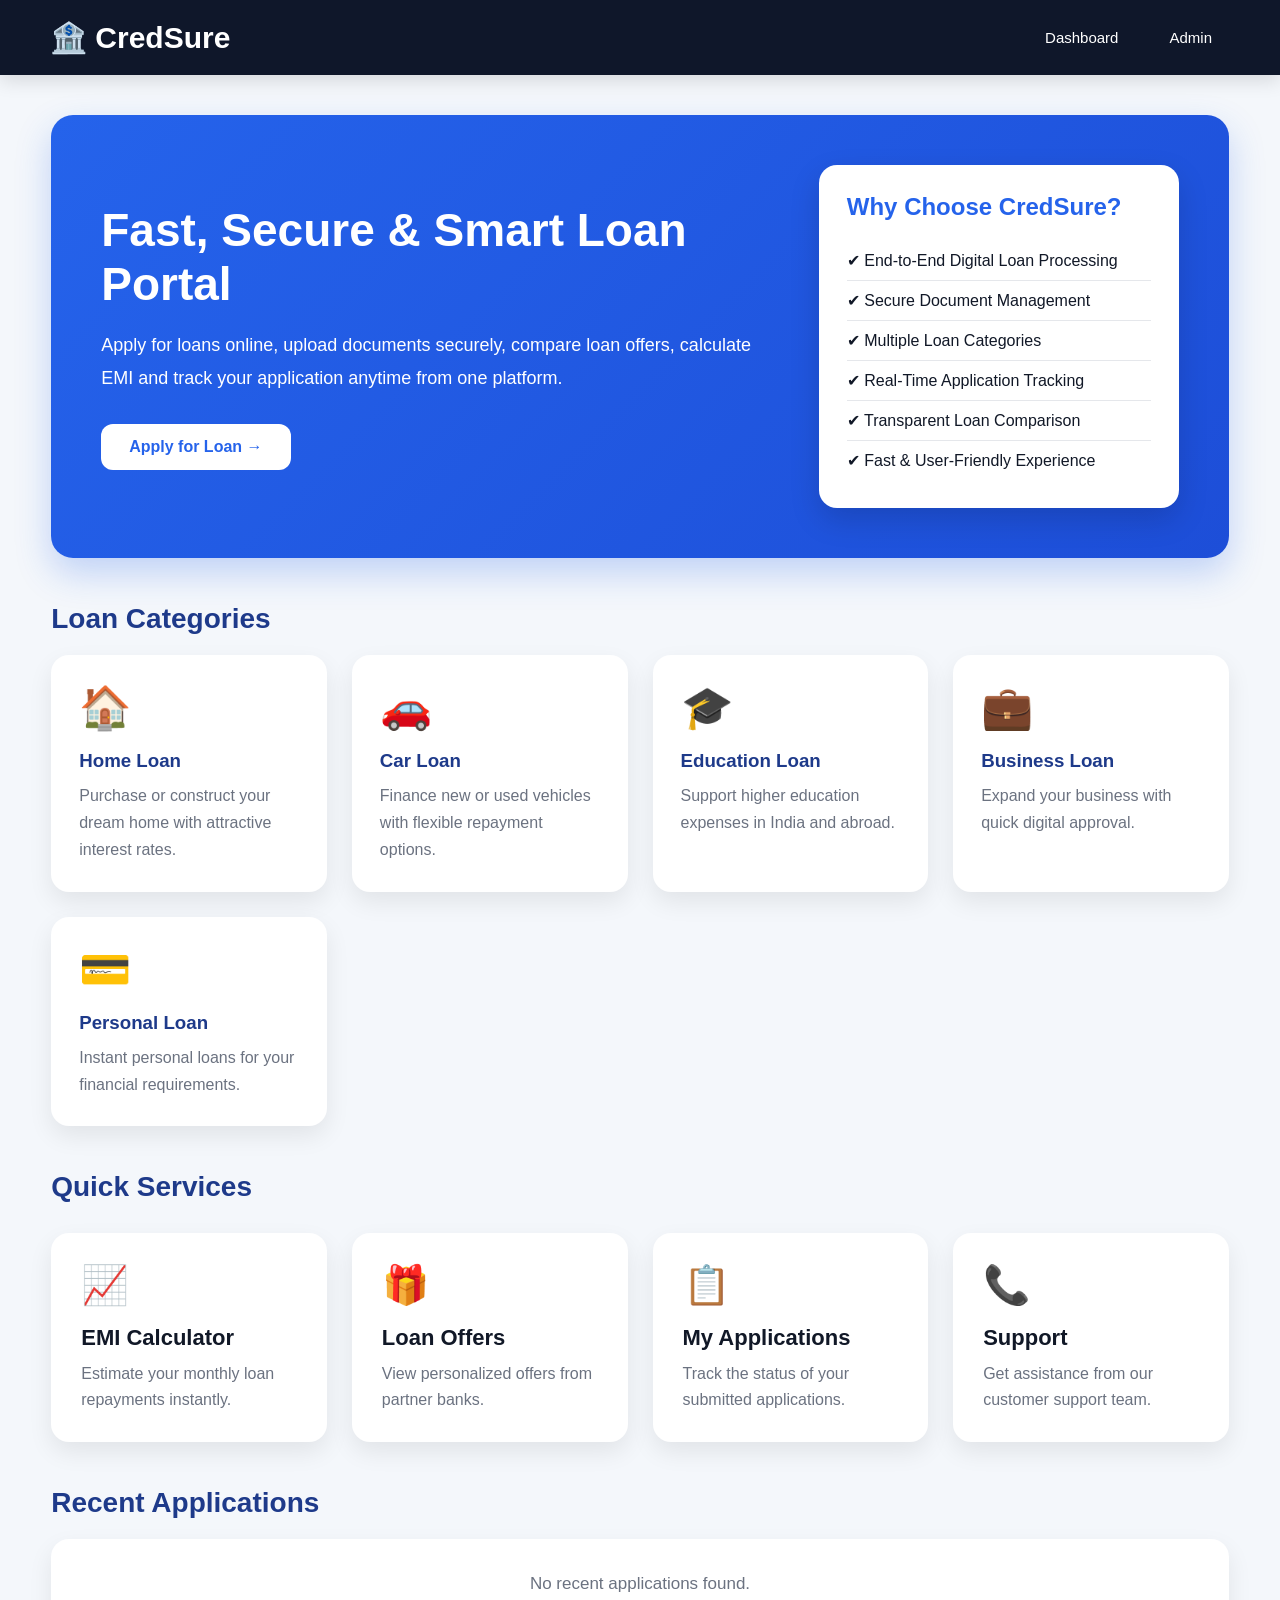
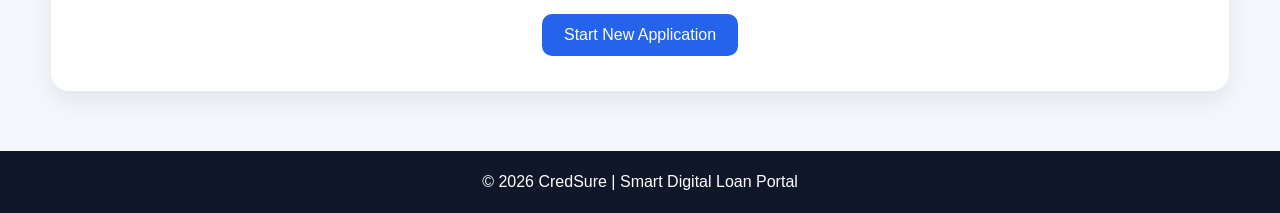
<file: src/main/resources/templates/index.html>
<!DOCTYPE html>
<html xmlns:th="http://www.thymeleaf.org">

<head>

    <title>CredSure | Smart Digital Loan Portal</title>

    <meta charset="UTF-8">
    <meta name="viewport" content="width=device-width, initial-scale=1">

    <style>
		
*{
    margin:0;
    padding:0;
    box-sizing:border-box;
    font-family:'Segoe UI',Tahoma,Geneva,Verdana,sans-serif;
}

body{
    background:#f4f7fb;
    color:#1f2937;
}

/* ===========================
   HEADER
=========================== */

.header{
    height:75px;
    background:#0f172a;
    display:flex;
    justify-content:space-between;
    align-items:center;
    padding:0 50px;
    position:sticky;
    top:0;
    z-index:1000;
    box-shadow:0 6px 18px rgba(0,0,0,.12);
}

.logo{
    color:white;
    text-decoration:none;
    font-size:30px;
    font-weight:bold;
}

.nav-links{
    display:flex;
    gap:15px;
}

.nav-links a{
    text-decoration:none;
    color:white;
    padding:10px 18px;
    border-radius:10px;
    transition:.3s;
    font-size:15px;
}

.nav-links a:hover{
    background:#2563eb;
}

/* ===========================
   MAIN
=========================== */

.container{
    width:92%;
    max-width:1400px;
    margin:40px auto;
}

/* ===========================
   WELCOME CARD
=========================== */

.welcome-card{
    background:linear-gradient(135deg,#2563eb,#1d4ed8);
    color:white;
    border-radius:22px;
    padding:50px;
    margin-bottom:40px;
    box-shadow:0 15px 35px rgba(37,99,235,.25);

    display:flex;
    justify-content:space-between;
    align-items:center;
    gap:50px;
}

.welcome-left{
    flex:1;
}

.welcome-left h1{
    font-size:46px;
    margin-bottom:18px;
}

.welcome-left p{
    font-size:18px;
    line-height:1.8;
    margin-bottom:30px;
}

.welcome-right{
    width:360px;
}

.summary-card{
    background:white;
    color:#111827;
    border-radius:18px;
    padding:28px;
    box-shadow:0 12px 30px rgba(0,0,0,.15);
}

.summary-card h3{
    color:#2563eb;
    margin-bottom:20px;
    font-size:24px;
}

.summary-item{
    display:flex;
    align-items:center;
    gap:10px;
    padding:10px 0;
    border-bottom:1px solid #e5e7eb;
    font-size:16px;
}

.summary-item:last-child{
    border-bottom:none;
}

/* ===========================
   BUTTONS
=========================== */

.primary-btn{
    display:inline-block;
    background:white;
    color:#2563eb;
    text-decoration:none;
    font-weight:bold;
    padding:14px 28px;
    border-radius:12px;
    transition:.3s;
}

.primary-btn:hover{
    transform:translateY(-3px);
}

.secondary-btn{
    display:inline-block;
    margin-top:20px;
    text-decoration:none;
    background:#2563eb;
    color:white;
    padding:12px 22px;
    border-radius:10px;
    transition:.3s;
}

.secondary-btn:hover{
    background:#1d4ed8;
}

/* ===========================
   SECTION TITLE
=========================== */

.section-title{
    margin:45px 0 20px;
    color:#1e3a8a;
    font-size:28px;
}

/* ===========================
   GRID
=========================== */

.service-grid{
    display:grid;
    grid-template-columns:repeat(auto-fit,minmax(250px,1fr));
    gap:25px;
}

/* ===========================
   CARD
=========================== */

.card{
    background:white;
    border-radius:18px;
    padding:28px;
    box-shadow:0 10px 25px rgba(0,0,0,.08);
    transition:.3s;
}

.card:hover{
    transform:translateY(-8px);
}

.card h3{
    margin:18px 0 10px;
    color:#1e3a8a;
}

.card p{
    color:#6b7280;
    line-height:1.7;
}

.icon{
    font-size:42px;
}

/* ===========================
   SERVICE CARD
=========================== */

.services h2{
    margin:45px 0 30px;
    color:#1e3a8a;
    font-size:28px;
    font-weight:700;
}

.service-card{

    background:white;
    border-radius:18px;
    text-decoration:none;
    color:#111827;

    padding:30px;

    box-shadow:0 10px 25px rgba(0,0,0,.08);

    transition:.3s;

    display:flex;
    flex-direction:column;

    align-items:flex-start;

    text-align:left;

}

.service-card span{

    font-size:38px;

}

.service-card h3{

    margin:18px 0 10px;

    font-size:22px;

}

.service-card p{

    font-size:16px;

    line-height:1.6;

    color:#6b7280;

}

.service-card:hover{
    transform:translateY(-8px);
    background:#2563eb;
    color:white;
}

/* ===========================
   RECENT
=========================== */

.recent-card{
    background:white;
    border-radius:18px;
    padding:35px;
    text-align:center;
    box-shadow:0 10px 25px rgba(0,0,0,.08);
}

.recent-card p{
    font-size:17px;
    color:#6b7280;
}

/* ===========================
   FOOTER
=========================== */

.footer{
    margin-top:60px;
    background:#0f172a;
    color:white;
    text-align:center;
    padding:22px;
}

/* ===========================
   RESPONSIVE
=========================== */

@media(max-width:900px){

    .header{
        flex-direction:column;
        height:auto;
        padding:20px;
    }

    .nav{
        flex-wrap:wrap;
        justify-content:center;
        margin-top:15px;
    }

    .welcome-card{
        padding:30px;
    }

    .welcome-card h1{
        font-size:32px;
    }

    .welcome-card p{
        font-size:16px;
    }

}

    </style>

</head>


<header class="header">

    <a href="/" class="logo">🏦 CredSure</a>

	<nav class="nav-links">

	    <a th:href="@{/}" class="active">Dashboard</a>

	    <a th:href="@{/admin}">Admin</a>

	</nav>

</header>

<div class="container">

    <!-- Welcome Banner -->

	<section class="welcome-card">

	    <div class="welcome-left">

	        <h1>Fast, Secure & Smart Loan Portal</h1>

	        <p>
	            Apply for loans online, upload documents securely, compare loan offers,
	            calculate EMI and track your application anytime from one platform.
	        </p>

	        <a th:href="@{/apply}" class="primary-btn">
	            Apply for Loan →
	        </a>

	    </div>

	    <div class="welcome-right">

	        <div class="summary-card">

	            <h3>Why Choose CredSure?</h3>

	            <div class="summary-item">
	                <span>✔ End-to-End Digital Loan Processing</span>
	            </div>

	            <div class="summary-item">
	                <span>✔ Secure Document Management</span>
	            </div>

	            <div class="summary-item">
	                <span>✔ Multiple Loan Categories</span>
	            </div>

	            <div class="summary-item">
	                <span>✔ Real-Time Application Tracking</span>
	            </div>

	            <div class="summary-item">
	                <span>✔ Transparent Loan Comparison</span>
	            </div>

	            <div class="summary-item">
	                <span>✔ Fast & User-Friendly Experience</span>
	            </div>

	        </div>

	    </div>

	</section>


    <!-- Loan Categories -->

    <section>

        <h2 class="section-title">

            Loan Categories

        </h2>

        <div class="service-grid">

            <div class="card">

                <div class="icon">🏠</div>

                <h3>Home Loan</h3>

                <p>

                    Purchase or construct your dream home with attractive
                    interest rates.

                </p>

            </div>

            <div class="card">

                <div class="icon">🚗</div>

                <h3>Car Loan</h3>

                <p>

                    Finance new or used vehicles with flexible repayment
                    options.

                </p>

            </div>

            <div class="card">

                <div class="icon">🎓</div>

                <h3>Education Loan</h3>

                <p>

                    Support higher education expenses in India and abroad.

                </p>

            </div>

            <div class="card">

                <div class="icon">💼</div>

                <h3>Business Loan</h3>

                <p>

                    Expand your business with quick digital approval.

                </p>

            </div>

            <div class="card">

                <div class="icon">💳</div>

                <h3>Personal Loan</h3>

                <p>

                    Instant personal loans for your financial requirements.

                </p>

            </div>

        </div>

    </section>


    <!-- Quick Services -->

		<section class="services">

		    <h2>Quick Services</h2>

		    <div class="service-grid">

				<a th:href="@{/emi}" class="service-card">
				    <span>📈</span>
				    <h3>EMI Calculator</h3>
				    <p>Estimate your monthly loan repayments instantly.</p>
				</a>
				
		        <a th:href="@{/offers}" class="service-card">
		            <span>🎁</span>
		            <h3>Loan Offers</h3>
		            <p>View personalized offers from partner banks.</p>
		        </a>

		        <a th:href="@{/history}" class="service-card">
		            <span>📋</span>
		            <h3>My Applications</h3>
		            <p>Track the status of your submitted applications.</p>
		        </a>

		        <a th:href="@{/support}" class="service-card">
		            <span>📞</span>
		            <h3>Support</h3>
		            <p>Get assistance from our customer support team.</p>
		        </a>

		    </div>

		</section>
		


    <!-- Recent Applications -->

    <section>

        <h2 class="section-title">

            Recent Applications

        </h2>

        <div class="recent-card">

            <p>

                No recent applications found.

            </p>

            <a href="/apply" class="secondary-btn">

                Start New Application

            </a>

        </div>

    </section>

</div>

<footer class="footer">

    © 2026 CredSure | Smart Digital Loan Portal

</footer>
</file>
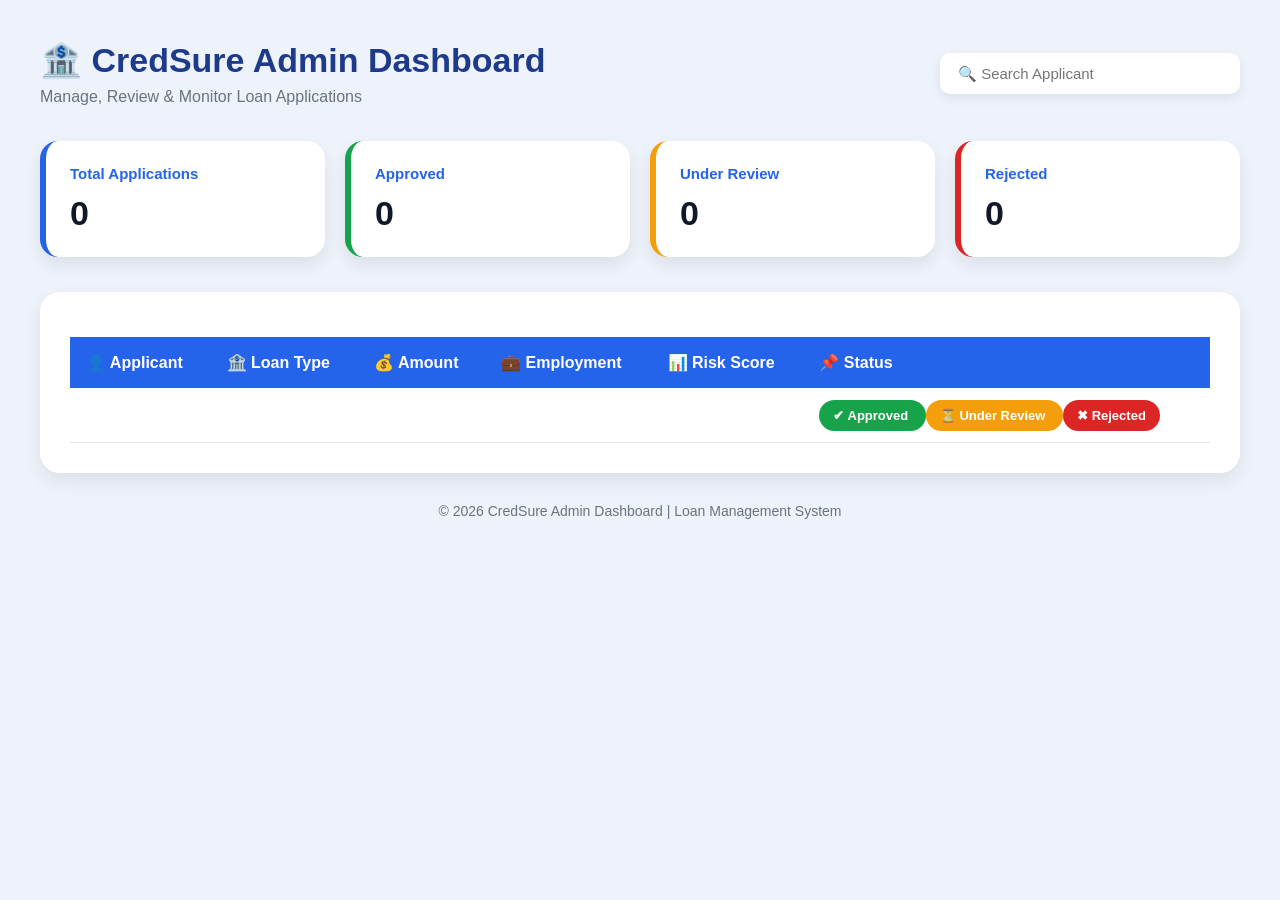
<file: src/main/resources/templates/admin.html>
<!DOCTYPE html>
<html xmlns:th="http://www.thymeleaf.org">

<head>

    <title>CredSure Admin Dashboard</title>

    <meta charset="UTF-8">
    <meta name="viewport" content="width=device-width, initial-scale=1">

    <style>

        *{
            margin:0;
            padding:0;
            box-sizing:border-box;
            font-family:'Segoe UI',Tahoma,Geneva,Verdana,sans-serif;
        }

        body{

            background:#edf2fb;

            padding:40px;
        }

        .container{

            max-width:1400px;

            margin:auto;

        }

        /* Header */

        .header{

            display:flex;

            justify-content:space-between;

            align-items:center;

            margin-bottom:35px;

        }

        .title h1{

            color:#1e3a8a;

            font-size:34px;

        }

        .title p{

            color:#6b7280;

            margin-top:8px;

        }

        .search-box input{

            width:300px;

            padding:12px 18px;

            border:none;

            border-radius:10px;

            outline:none;

            background:white;

            box-shadow:0 4px 12px rgba(0,0,0,.08);

            font-size:15px;

        }

        /* Statistics */

        .stats{

            display:grid;

            grid-template-columns:repeat(4,1fr);

            gap:20px;

            margin-bottom:35px;

        }

        .card{

            background:white;

            border-radius:18px;

            padding:24px;

            box-shadow:0 8px 18px rgba(0,0,0,.08);

            transition:.3s;

        }

        .card:hover{

            transform:translateY(-6px);

        }

        .card h2{

            color:#2563eb;

            font-size:15px;

            margin-bottom:12px;

            font-weight:600;

        }

        .number{

            font-size:34px;

            font-weight:bold;

            color:#111827;

        }

        .approved-card{

            border-left:6px solid #16a34a;

        }

        .review-card{

            border-left:6px solid #f59e0b;

        }

        .rejected-card{

            border-left:6px solid #dc2626;

        }

        .total-card{

            border-left:6px solid #2563eb;

        }

        /* Table */

        .table-card{

            background:white;

            padding:30px;

            border-radius:20px;

            box-shadow:0 8px 20px rgba(0,0,0,.08);

        }

        table{

            width:100%;

            border-collapse:collapse;

            margin-top:15px;

        }

        thead{

            background:#2563eb;

            color:white;

        }

        th{

            padding:16px;

            text-align:left;

        }

        td{

            padding:18px 16px;

            border-bottom:1px solid #e5e7eb;

        }

        tbody tr:hover{

            background:#f8fbff;

        }

        .status{

            padding:8px 14px;

            border-radius:25px;

            font-size:13px;

            color:white;

            font-weight:bold;

        }

        .approved{

            background:#16a34a;

        }

        .review{

            background:#f59e0b;

        }

        .rejected{

            background:#dc2626;

        }

        .risk-low{

            color:#16a34a;

            font-weight:bold;

        }

        .risk-medium{

            color:#f59e0b;

            font-weight:bold;

        }

        .risk-high{

            color:#dc2626;

            font-weight:bold;

        }

        @media(max-width:1000px){

            .stats{

                grid-template-columns:repeat(2,1fr);

            }

            .header{

                flex-direction:column;

                align-items:flex-start;

                gap:20px;

            }

        }

    </style>

</head>

<body>

<div class="container">

    <div class="header">

        <div class="title">

            <h1>🏦 CredSure Admin Dashboard</h1>

            <p>Manage, Review & Monitor Loan Applications</p>

        </div>

        <div class="search-box">

            <input
                    type="text"
                    id="searchInput"
                    placeholder="🔍 Search Applicant">

        </div>

    </div>

    <div class="stats">

        <div class="card total-card">

            <h2>Total Applications</h2>

            <div class="number"
                 th:text="${applications.size()}">0</div>

        </div>

        <div class="card approved-card">

            <h2>Approved</h2>

            <div class="number"
                 th:text="${approvedCount}">0</div>

        </div>

        <div class="card review-card">

            <h2>Under Review</h2>

            <div class="number"
                 th:text="${reviewCount}">0</div>

        </div>

        <div class="card rejected-card">

            <h2>Rejected</h2>

            <div class="number"
                 th:text="${rejectedCount}">0</div>

        </div>

    </div>

    <div class="table-card">

        <table id="loanTable">

            <thead>

            <tr>

                <th>👤 Applicant</th>

                <th>🏦 Loan Type</th>

                <th>💰 Amount</th>

                <th>💼 Employment</th>

                <th>📊 Risk Score</th>

                <th>📌 Status</th>

            </tr>

            </thead>

            <tbody>

				<tr th:each="loan : ${applications}">

				    <td th:text="${loan.fullName}"></td>

				    <td th:text="${loan.loanType}"></td>

				    <td th:text="${'₹' + loan.loanAmount}"></td>

				    <td th:text="${loan.employmentType}"></td>

				    <!-- Risk Score -->

				    <td>

				        <span th:if="${loan.riskScore >= 80}"
				              class="risk-low"
				              th:text="${loan.riskScore} + ' (Low)'">
				        </span>

				        <span th:if="${loan.riskScore >= 50 && loan.riskScore < 80}"
				              class="risk-medium"
				              th:text="${loan.riskScore} + ' (Medium)'">
				        </span>

				        <span th:if="${loan.riskScore < 50}"
				              class="risk-high"
				              th:text="${loan.riskScore} + ' (High)'">
				        </span>

				    </td>

				    <!-- Status -->

				    <td>

				        <span th:if="${loan.status == 'APPROVED'}"
				              class="status approved">
				            ✔ Approved
				        </span>

				        <span th:if="${loan.status == 'UNDER REVIEW'}"
				              class="status review">
				            ⏳ Under Review
				        </span>

				        <span th:if="${loan.status == 'REJECTED'}"
				              class="status rejected">
				            ✖ Rejected
				        </span>

				    </td>

				</tr>

				</tbody>

				</table>

				</div>

				<div style="text-align:center;
				            margin-top:30px;
				            color:#6b7280;
				            font-size:14px;">

				    © 2026 CredSure Admin Dashboard | Loan Management System

				</div>

				</div>

				<script>

				const searchInput=document.getElementById("searchInput");

				searchInput.addEventListener("keyup",function(){

				    const filter=this.value.toLowerCase();

				    const rows=document.querySelectorAll("#loanTable tbody tr");

				    rows.forEach(row=>{

				        const text=row.innerText.toLowerCase();

				        row.style.display=text.includes(filter)?"":"none";

				    });

				});

				</script>

				</body>

				</html>
</file>
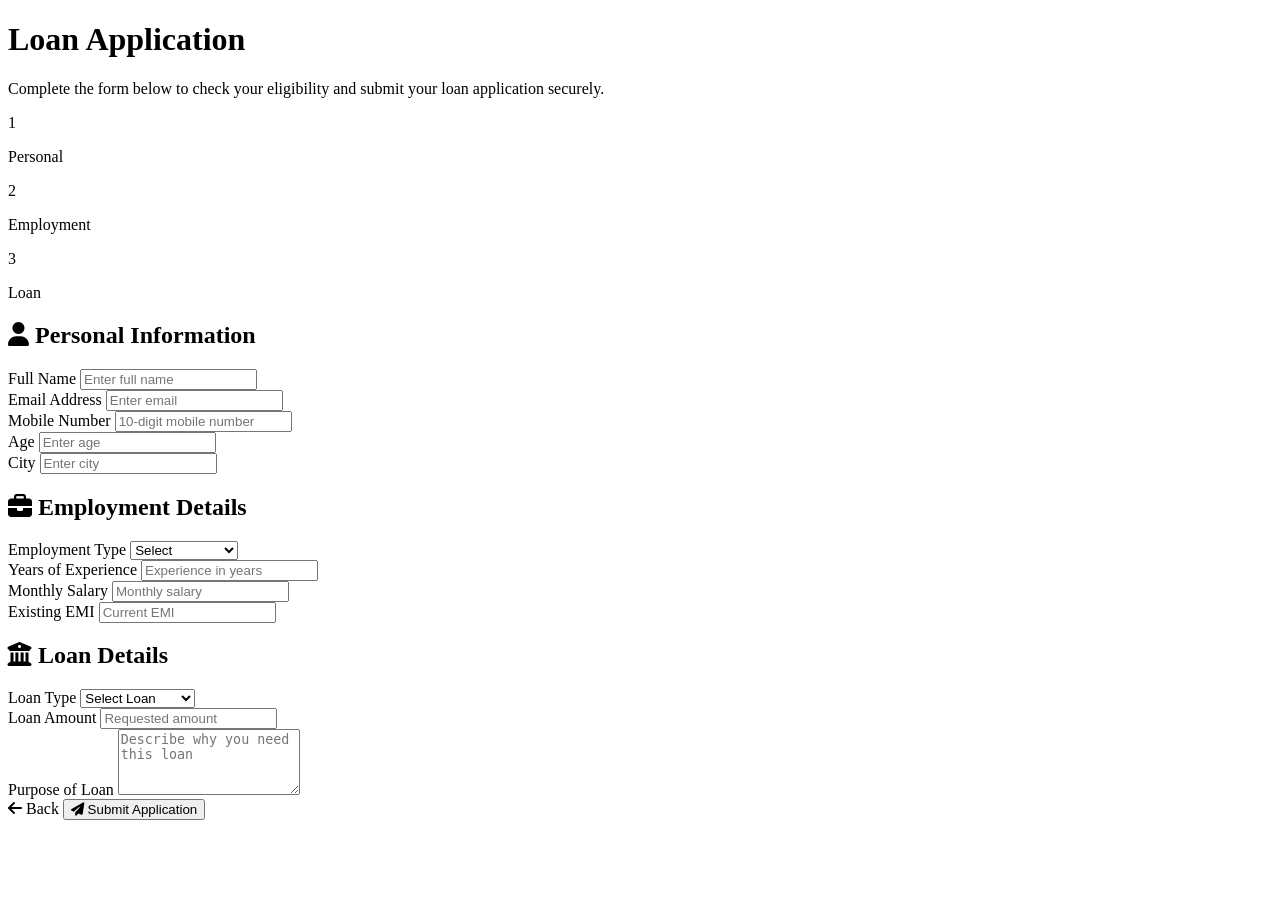
<file: src/main/resources/templates/apply.html>
<!DOCTYPE html>
<html xmlns:th="http://www.thymeleaf.org" lang="en">

<head>
    <meta charset="UTF-8">
    <meta name="viewport" content="width=device-width, initial-scale=1.0">
    <title>Apply for Loan | CredSure</title>

    <link href="https://fonts.googleapis.com/css2?family=Poppins:wght@300;400;500;600;700&display=swap" rel="stylesheet">

    <link rel="stylesheet"
          href="https://cdnjs.cloudflare.com/ajax/libs/font-awesome/6.5.2/css/all.min.css">

    <link rel="stylesheet" th:href="@{/css/apply.css}">
</head>

<body>

<div class="page">

    <div class="form-card">

        <div class="header">

            <h1>Loan Application</h1>

            <p>
                Complete the form below to check your eligibility and submit
                your loan application securely.
            </p>

        </div>

        <div class="stepper">

            <div class="step active">
                <span>1</span>
                <p>Personal</p>
            </div>

            <div class="line"></div>

            <div class="step active">
                <span>2</span>
                <p>Employment</p>
            </div>

            <div class="line"></div>

            <div class="step active">
                <span>3</span>
                <p>Loan</p>
            </div>

        </div>

        <form th:action="@{/apply}"
              th:object="${loanApplication}"
              method="post">

            <!-- ================= Personal ================= -->

            <div class="section">

                <h2>
                    <i class="fa-solid fa-user"></i>
                    Personal Information
                </h2>

                <div class="grid">

                    <div class="input-group">
                        <label>Full Name</label>
                        <input type="text"
                               th:field="*{fullName}"
                               placeholder="Enter full name"
                               required>
                    </div>

                    <div class="input-group">
                        <label>Email Address</label>
                        <input type="email"
                               th:field="*{email}"
                               placeholder="Enter email"
                               required>
                    </div>

                    <div class="input-group">
                        <label>Mobile Number</label>
                        <input type="text"
                               th:field="*{mobileNumber}"
                               placeholder="10-digit mobile number"
                               required>
                    </div>

                    <div class="input-group">
                        <label>Age</label>
                        <input type="number"
                               th:field="*{age}"
                               placeholder="Enter age"
                               required>
                    </div>

                    <div class="input-group full-width">
                        <label>City</label>
                        <input type="text"
                               th:field="*{city}"
                               placeholder="Enter city"
                               required>
                    </div>

                </div>

            </div>

            <!-- ================= Employment ================= -->

            <div class="section">

                <h2>
                    <i class="fa-solid fa-briefcase"></i>
                    Employment Details
                </h2>

                <div class="grid">

                    <div class="input-group">

                        <label>Employment Type</label>

                        <select th:field="*{employmentType}" required>

                            <option value="">Select</option>

                            <option value="Salaried">Salaried</option>

                            <option value="Self Employed">Self Employed</option>

                            <option value="Business">Business</option>

                            <option value="Freelancer">Freelancer</option>

                        </select>

                    </div>

                    <div class="input-group">

                        <label>Years of Experience</label>

                        <input type="number"
                               th:field="*{experienceYears}"
                               placeholder="Experience in years"
                               required>

                    </div>

                    <div class="input-group">

                        <label>Monthly Salary</label>

                        <input type="number"
                               step="0.01"
                               th:field="*{salary}"
                               placeholder="Monthly salary"
                               required>

                    </div>

                    <div class="input-group">

                        <label>Existing EMI</label>

                        <input type="number"
                               step="0.01"
                               th:field="*{existingEmi}"
                               placeholder="Current EMI">

                    </div>

                </div>

            </div>

            <!-- ================= Loan ================= -->

            <div class="section">

                <h2>
                    <i class="fa-solid fa-building-columns"></i>
                    Loan Details
                </h2>

                <div class="grid">

                    <div class="input-group">

                        <label>Loan Type</label>

                        <select th:field="*{loanType}" required>

                            <option value="">Select Loan</option>

                            <option value="Home Loan">Home Loan</option>

                            <option value="Personal Loan">Personal Loan</option>

                            <option value="Car Loan">Car Loan</option>

                            <option value="Education Loan">Education Loan</option>

                            <option value="Business Loan">Business Loan</option>
							
							<option value="Business Loan">Health Loan</option>


                        </select>

                    </div>

                    <div class="input-group">

                        <label>Loan Amount</label>

                        <input type="number"
                               step="0.01"
                               th:field="*{loanAmount}"
                               placeholder="Requested amount"
                               required>

                    </div>

                    <div class="input-group full-width">

                        <label>Purpose of Loan</label>

                        <textarea rows="4"
                                  th:field="*{purpose}"
                                  placeholder="Describe why you need this loan"
                                  required></textarea>

                    </div>

                </div>

            </div>

            <div class="button-area">

                <a th:href="@{/}" class="back-btn">
                    <i class="fa-solid fa-arrow-left"></i>
                    Back
                </a>

                <button type="submit" class="submit-btn">

                    <i class="fa-solid fa-paper-plane"></i>

                    Submit Application

                </button>

            </div>

        </form>

    </div>

</div>

</body>
</html>
</file>
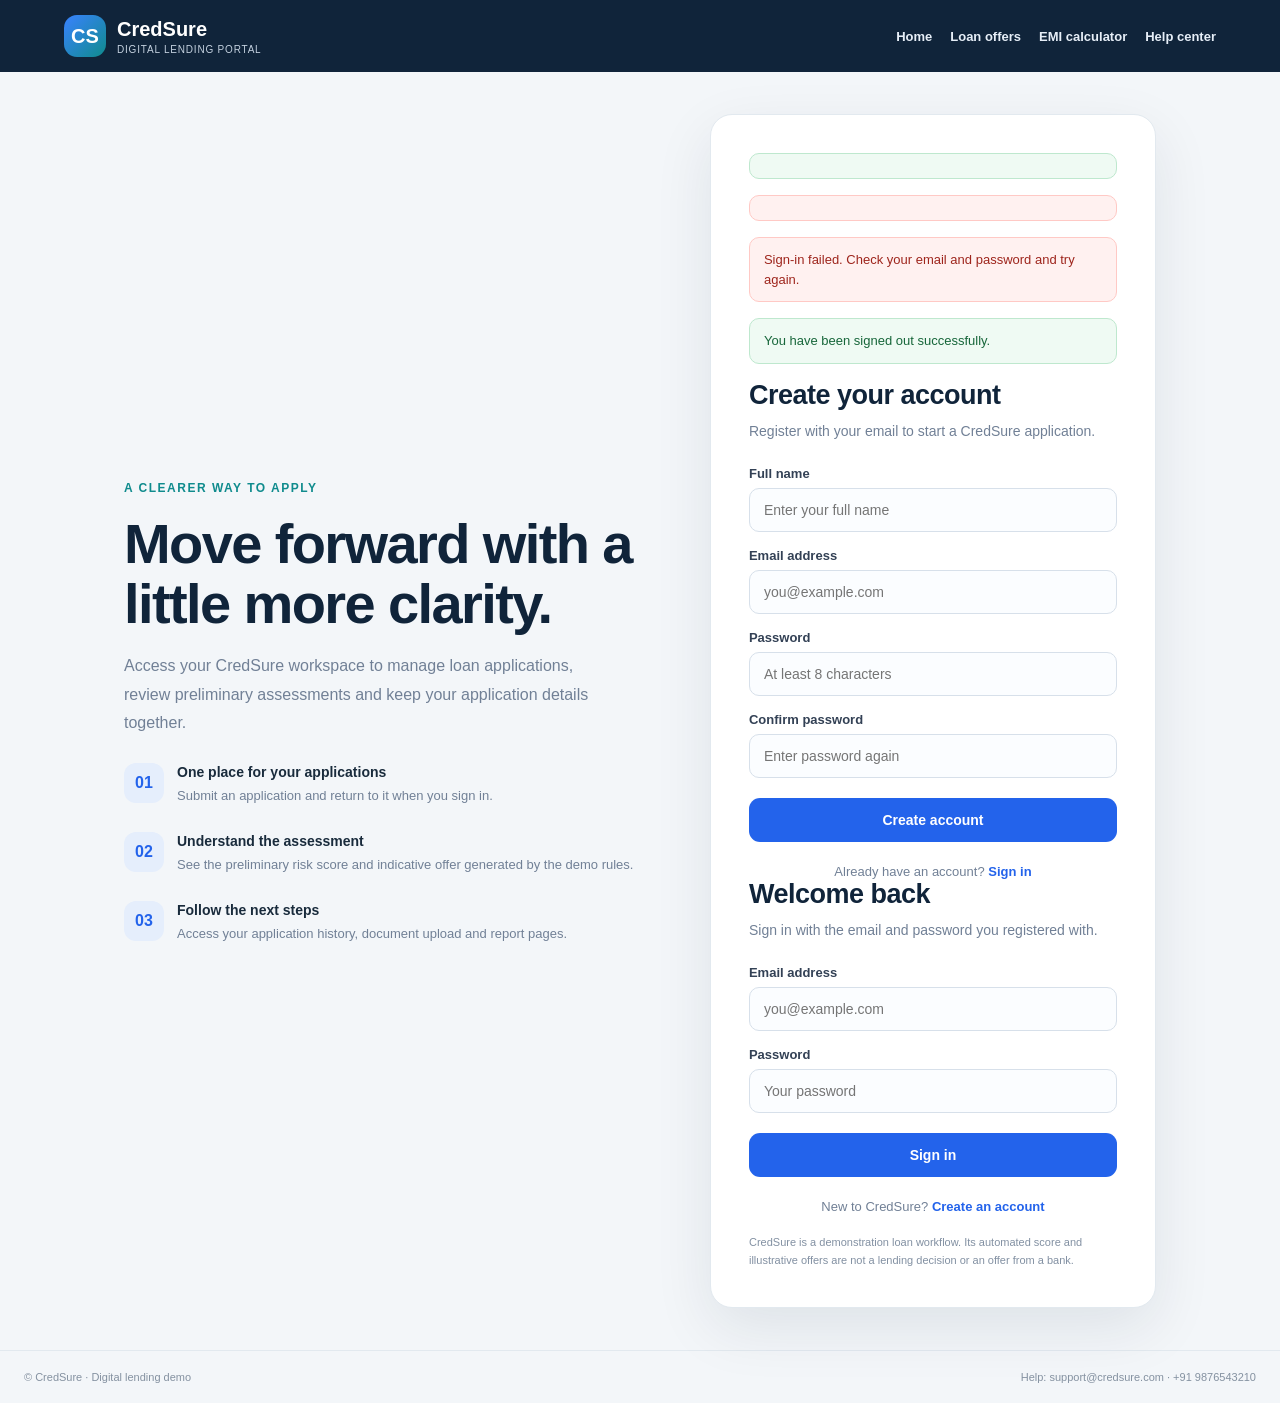
<file: src/main/resources/templates/auth.html>
<!DOCTYPE html>
<html lang="en" xmlns:th="http://www.thymeleaf.org">
<head>
    <meta charset="UTF-8">
    <meta name="viewport" content="width=device-width, initial-scale=1">
    <meta name="theme-color" content="#10243a">
    <title th:text="\${mode == 'register' ? 'Create Account | CredSure' : 'Sign In | CredSure'}">CredSure Authentication</title>
    <style>
        :root{--navy:#10243a;--navy2:#193651;--blue:#2363eb;--teal:#0f8b8d;--ink:#192b3c;--muted:#718096;--line:#e2e9ef;--canvas:#f3f6f9}
        *{box-sizing:border-box}
        body{margin:0;background:var(--canvas);color:var(--ink);font-family:Inter,"Segoe UI",Arial,sans-serif}
        a{color:inherit}
        .topbar{height:72px;padding:0 clamp(18px,5vw,64px);display:flex;justify-content:space-between;align-items:center;background:var(--navy);color:white}
        .brand{display:flex;align-items:center;gap:11px;text-decoration:none;font-weight:800;font-size:20px}
        .brand-mark{display:grid;place-items:center;width:42px;height:42px;border-radius:13px;background:linear-gradient(135deg,#3982ff,var(--teal));font-weight:900}
        .brand small{display:block;margin-top:3px;font-size:10px;letter-spacing:.8px;color:#c4d1df;font-weight:500}
        .top-links{display:flex;gap:18px;align-items:center}
        .top-links a{text-decoration:none;color:#e6eef7;font-size:13px;font-weight:650}
        .top-links a:hover{color:white}
        .layout{max-width:1080px;min-height:calc(100vh - 126px);margin:0 auto;padding:42px 24px;display:grid;grid-template-columns:1fr .82fr;gap:42px;align-items:center}
        .intro{padding:10px 0}
        .eyebrow{display:inline-block;color:var(--teal);font-size:12px;font-weight:800;letter-spacing:1.5px}
        .intro h1{margin:18px 0;font-size:clamp(35px,4.8vw,56px);letter-spacing:-1.6px;line-height:1.07;color:var(--navy)}
        .intro>p{max-width:470px;color:var(--muted);line-height:1.8;font-size:16px}
        .feature{display:flex;gap:13px;margin-top:25px;align-items:flex-start}
        .feature-icon{flex:0 0 40px;height:40px;display:grid;place-items:center;background:#e5eefc;color:var(--blue);border-radius:12px;font-weight:800}
        .feature strong{font-size:14px}
        .feature p{margin:5px 0 0;color:var(--muted);font-size:13px;line-height:1.6}
        .card{background:white;border:1px solid var(--line);border-radius:22px;padding:clamp(24px,4vw,38px);box-shadow:0 20px 60px rgba(16,36,58,.09)}
        .card h2{margin:0;font-size:27px;letter-spacing:-.5px;color:var(--navy)}
        .sub{margin:9px 0 24px;color:var(--muted);font-size:14px;line-height:1.6}
        .notice{padding:12px 14px;margin:0 0 16px;border-radius:10px;font-size:13px;line-height:1.5}
        .notice.error{background:#fff1f0;border:1px solid #ffc9c5;color:#9e251c}
        .notice.success{background:#effaf3;border:1px solid #bee8ce;color:#17663a}
        .field{margin:0 0 16px}
        label{display:block;margin-bottom:7px;font-weight:700;font-size:13px;color:#334155}
        input{width:100%;padding:13px 14px;border:1px solid #d7e0ea;border-radius:10px;background:#fbfdff;color:var(--ink);font:inherit;font-size:14px}
        input:focus{outline:3px solid rgba(35,99,235,.13);border-color:var(--blue)}
        .submit{width:100%;margin-top:4px;padding:14px;border:0;border-radius:11px;background:var(--blue);color:white;font-size:14px;font-weight:800;cursor:pointer}
        .submit:hover{background:#174fc5}
        .switch{margin:22px 0 0;text-align:center;color:var(--muted);font-size:13px}
        .switch a{color:var(--blue);font-weight:800;text-decoration:none}
        .note{margin:20px 0 0;color:#8290a2;font-size:11px;line-height:1.6}
        footer{display:flex;justify-content:space-between;gap:15px;padding:20px 24px;border-top:1px solid var(--line);color:#8491a0;font-size:11px}
        @media(max-width:800px){.layout{grid-template-columns:1fr;max-width:520px;gap:22px;padding-top:28px}.intro h1{font-size:39px}.intro>p{font-size:14px}.top-links{gap:10px}.top-links a{font-size:12px}}
        @media(max-width:480px){.topbar{height:auto;min-height:66px;padding:12px 16px;flex-wrap:wrap;gap:14px}.top-links{width:100%;justify-content:space-between}.layout{padding:24px 15px}.card{padding:23px 19px}footer{flex-direction:column}}
    </style>
</head>
<body>
<header class="topbar">
    <a class="brand" th:href="@{/}">
        <span class="brand-mark">CS</span>
        <span>CredSure<small>DIGITAL LENDING PORTAL</small></span>
    </a>
    <nav class="top-links" aria-label="Primary">
        <a th:href="@{/}">Home</a>
        <a th:href="@{/offers}">Loan offers</a>
        <a th:href="@{/emi}">EMI calculator</a>
        <a th:href="@{/support}">Help center</a>
    </nav>
</header>

<main class="layout">
    <section class="intro">
        <span class="eyebrow">A CLEARER WAY TO APPLY</span>
        <h1>Move forward with a little more clarity.</h1>
        <p>Access your CredSure workspace to manage loan applications, review preliminary assessments and keep your application details together.</p>
        <div class="feature">
            <span class="feature-icon">01</span>
            <div><strong>One place for your applications</strong><p>Submit an application and return to it when you sign in.</p></div>
        </div>
        <div class="feature">
            <span class="feature-icon">02</span>
            <div><strong>Understand the assessment</strong><p>See the preliminary risk score and indicative offer generated by the demo rules.</p></div>
        </div>
        <div class="feature">
            <span class="feature-icon">03</span>
            <div><strong>Follow the next steps</strong><p>Access your application history, document upload and report pages.</p></div>
        </div>
    </section>

    <section class="card">
        <div th:if="\${success}" class="notice success" th:text="\${success}"></div>
        <div th:if="\${error}" class="notice error" th:text="\${error}"></div>
        <div th:if="\${param.error}" class="notice error">Sign-in failed. Check your email and password and try again.</div>
        <div th:if="\${param.logout}" class="notice success">You have been signed out successfully.</div>

        <div th:if="\${mode == 'register'}">
            <h2>Create your account</h2>
            <p class="sub">Register with your email to start a CredSure application.</p>
            <form th:action="@{/register}" method="post">
                <div class="field">
                    <label for="name">Full name</label>
                    <input id="name" name="name" type="text" minlength="2" maxlength="100"
                           autocomplete="name" placeholder="Enter your full name"
                           th:value="\${name}" required>
                </div>
                <div class="field">
                    <label for="register-email">Email address</label>
                    <input id="register-email" name="email" type="email" maxlength="254"
                           autocomplete="email" placeholder="you@example.com"
                           th:value="\${email}" required>
                </div>
                <div class="field">
                    <label for="register-password">Password</label>
                    <input id="register-password" name="password" type="password"
                           minlength="8" autocomplete="new-password"
                           placeholder="At least 8 characters" required>
                </div>
                <div class="field">
                    <label for="confirmPassword">Confirm password</label>
                    <input id="confirmPassword" name="confirmPassword" type="password"
                           minlength="8" autocomplete="new-password"
                           placeholder="Enter password again" required>
                </div>
                <button class="submit" type="submit">Create account</button>
            </form>
            <p class="switch">Already have an account? <a th:href="@{/auth(mode='login')}">Sign in</a></p>
        </div>

        <div th:if="\${mode != 'register'}">
            <h2>Welcome back</h2>
            <p class="sub">Sign in with the email and password you registered with.</p>
            <form th:action="@{/login}" method="post">
                <div class="field">
                    <label for="login-email">Email address</label>
                    <input id="login-email" name="email" type="email" autocomplete="username"
                           placeholder="you@example.com" required>
                </div>
                <div class="field">
                    <label for="login-password">Password</label>
                    <input id="login-password" name="password" type="password"
                           autocomplete="current-password" placeholder="Your password" required>
                </div>
                <button class="submit" type="submit">Sign in</button>
            </form>
            <p class="switch">New to CredSure? <a th:href="@{/auth(mode='register')}">Create an account</a></p>
        </div>
        <p class="note">CredSure is a demonstration loan workflow. Its automated score and illustrative offers are not a lending decision or an offer from a bank.</p>
    </section>
</main>
<footer><span>© CredSure · Digital lending demo</span><span>Help: support@credsure.com · +91 9876543210</span></footer>
</body>
</html>
</file>
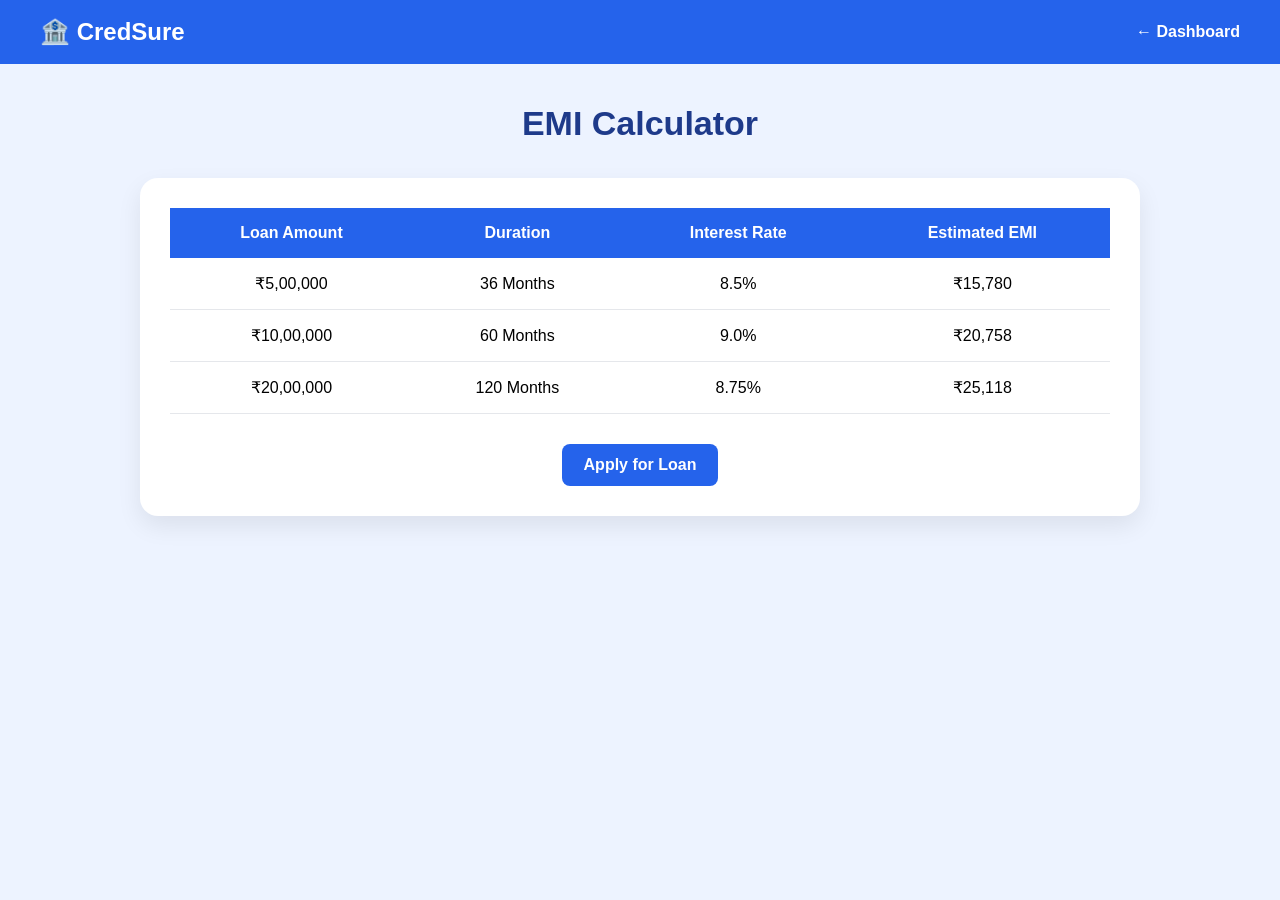
<file: src/main/resources/templates/emi.html>
<!DOCTYPE html>
<html xmlns:th="http://www.thymeleaf.org">
<head>
<meta charset="UTF-8">
<title>EMI Calculator | CredSure</title>

<style>

*{
    margin:0;
    padding:0;
    box-sizing:border-box;
    font-family:Arial,sans-serif;
}

body{
    background:#edf3ff;
}

/* Header */

.header{
    background:#2563eb;
    color:white;
    padding:18px 40px;
    display:flex;
    justify-content:space-between;
    align-items:center;
}

.logo{
    color:white;
    text-decoration:none;
    font-size:24px;
    font-weight:bold;
}

.back-btn{
    color:white;
    text-decoration:none;
    font-weight:bold;
}

/* Page */

.container{
    width:90%;
    max-width:1000px;
    margin:40px auto;
}

.page-title{
    text-align:center;
    color:#1e3a8a;
    font-size:34px;
    margin-bottom:35px;
}

/* Table */

.table-card{
    background:white;
    border-radius:18px;
    box-shadow:0 10px 25px rgba(0,0,0,.08);
    padding:30px;
}

table{
    width:100%;
    border-collapse:collapse;
}

th{
    background:#2563eb;
    color:white;
    padding:16px;
}

td{
    padding:16px;
    text-align:center;
    border-bottom:1px solid #e5e7eb;
}

tr:hover{
    background:#f8fbff;
}

.btn{
    display:inline-block;
    margin-top:30px;
    background:#2563eb;
    color:white;
    text-decoration:none;
    padding:12px 22px;
    border-radius:8px;
    font-weight:bold;
}

.btn:hover{
    background:#1d4ed8;
}

.center{
    text-align:center;
}

</style>

</head>

<body>

<header class="header">

    <a th:href="@{/}" class="logo">🏦 CredSure</a>

    <a th:href="@{/}" class="back-btn">← Dashboard</a>

</header>

<div class="container">

    <h1 class="page-title">EMI Calculator</h1>

    <div class="table-card">

        <table>

            <tr>
                <th>Loan Amount</th>
                <th>Duration</th>
                <th>Interest Rate</th>
                <th>Estimated EMI</th>
            </tr>

            <tr>
                <td>₹5,00,000</td>
                <td>36 Months</td>
                <td>8.5%</td>
                <td>₹15,780</td>
            </tr>

            <tr>
                <td>₹10,00,000</td>
                <td>60 Months</td>
                <td>9.0%</td>
                <td>₹20,758</td>
            </tr>

            <tr>
                <td>₹20,00,000</td>
                <td>120 Months</td>
                <td>8.75%</td>
                <td>₹25,118</td>
            </tr>

        </table>

        <div class="center">
            <a th:href="@{/apply}" class="btn">Apply for Loan</a>
        </div>

    </div>

</div>

</body>
</html>
</file>
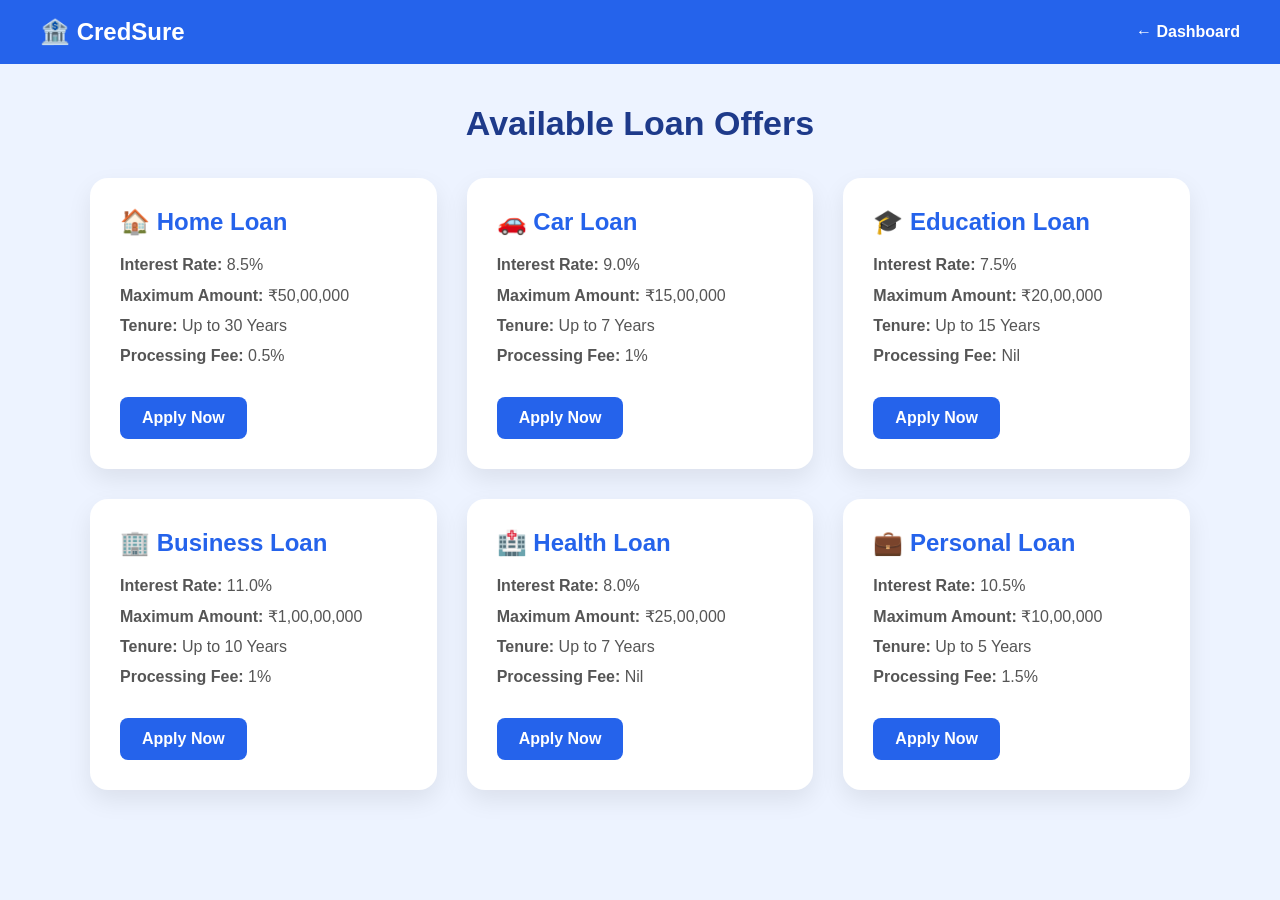
<file: src/main/resources/templates/offers.html>
<!DOCTYPE html>
<html xmlns:th="http://www.thymeleaf.org">
<head>
<meta charset="UTF-8">
<title>Loan Offers | CredSure</title>

<style>

*{
    margin:0;
    padding:0;
    box-sizing:border-box;
    font-family:Arial,sans-serif;
}

body{
    background:#edf3ff;
}

/* Header */

.header{
    background:#2563eb;
    color:white;
    padding:18px 40px;
    display:flex;
    justify-content:space-between;
    align-items:center;
}

.logo{
    font-size:24px;
    font-weight:bold;
    text-decoration:none;
    color:white;
}

.back-btn{
    color:white;
    text-decoration:none;
    font-weight:bold;
}

/* Page */

.container{
    width:90%;
    max-width:1100px;
    margin:40px auto;
}

.page-title{
    text-align:center;
    color:#1e3a8a;
    margin-bottom:35px;
    font-size:34px;
}

/* Cards */

.offer-grid{
    display:grid;
    grid-template-columns:repeat(auto-fit,minmax(320px,1fr));
    gap:30px;
}

.offer-card{
    background:white;
    padding:30px;
    border-radius:18px;
    box-shadow:0 10px 25px rgba(0,0,0,.08);
    transition:.3s;
}

.offer-card:hover{
    transform:translateY(-8px);
}

.offer-card h2{
    color:#2563eb;
    margin-bottom:20px;
}

.offer-card p{
    margin:12px 0;
    color:#555;
    font-size:16px;
}

.btn{
    display:inline-block;
    margin-top:20px;
    background:#2563eb;
    color:white;
    text-decoration:none;
    padding:12px 22px;
    border-radius:8px;
    font-weight:bold;
}

.btn:hover{
    background:#1d4ed8;
}

</style>

</head>

<body>

<header class="header">

    <a th:href="@{/}" class="logo">🏦 CredSure</a>

    <a th:href="@{/}" class="back-btn">← Dashboard</a>

</header>

<div class="container">

    <h1 class="page-title">Available Loan Offers</h1>

    <div class="offer-grid">

        <div class="offer-card">

            <h2>🏠 Home Loan</h2>

            <p><strong>Interest Rate:</strong> 8.5%</p>

            <p><strong>Maximum Amount:</strong> ₹50,00,000</p>

            <p><strong>Tenure:</strong> Up to 30 Years</p>

            <p><strong>Processing Fee:</strong> 0.5%</p>

            <a th:href="@{/apply}" class="btn">Apply Now</a>

        </div>

        <div class="offer-card">

            <h2>🚗 Car Loan</h2>

            <p><strong>Interest Rate:</strong> 9.0%</p>

            <p><strong>Maximum Amount:</strong> ₹15,00,000</p>

            <p><strong>Tenure:</strong> Up to 7 Years</p>

            <p><strong>Processing Fee:</strong> 1%</p>

            <a th:href="@{/apply}" class="btn">Apply Now</a>

        </div>

        <div class="offer-card">

            <h2>🎓 Education Loan</h2>

            <p><strong>Interest Rate:</strong> 7.5%</p>

            <p><strong>Maximum Amount:</strong> ₹20,00,000</p>

            <p><strong>Tenure:</strong> Up to 15 Years</p>

            <p><strong>Processing Fee:</strong> Nil</p>

            <a th:href="@{/apply}" class="btn">Apply Now</a>

        </div>
		
		<div class="offer-card">

		    <h2>🏢 Business Loan</h2>

		    <p><strong>Interest Rate:</strong> 11.0%</p>

		    <p><strong>Maximum Amount:</strong> ₹1,00,00,000</p>

		    <p><strong>Tenure:</strong> Up to 10 Years</p>

		    <p><strong>Processing Fee:</strong> 1%</p>

		    <a th:href="@{/apply}" class="btn">Apply Now</a>

		</div>
		
		<div class="offer-card">

		    <h2>🏥 Health Loan</h2>

		    <p><strong>Interest Rate:</strong> 8.0%</p>

		    <p><strong>Maximum Amount:</strong> ₹25,00,000</p>

		    <p><strong>Tenure:</strong> Up to 7 Years</p>

		    <p><strong>Processing Fee:</strong> Nil</p>

		    <a th:href="@{/apply}" class="btn">Apply Now</a>

		</div>

        <div class="offer-card">

            <h2>💼 Personal Loan</h2>

            <p><strong>Interest Rate:</strong> 10.5%</p>

            <p><strong>Maximum Amount:</strong> ₹10,00,000</p>

            <p><strong>Tenure:</strong> Up to 5 Years</p>

            <p><strong>Processing Fee:</strong> 1.5%</p>

            <a th:href="@{/apply}" class="btn">Apply Now</a>

        </div>

    </div>

</div>

</body>
</html>
</file>
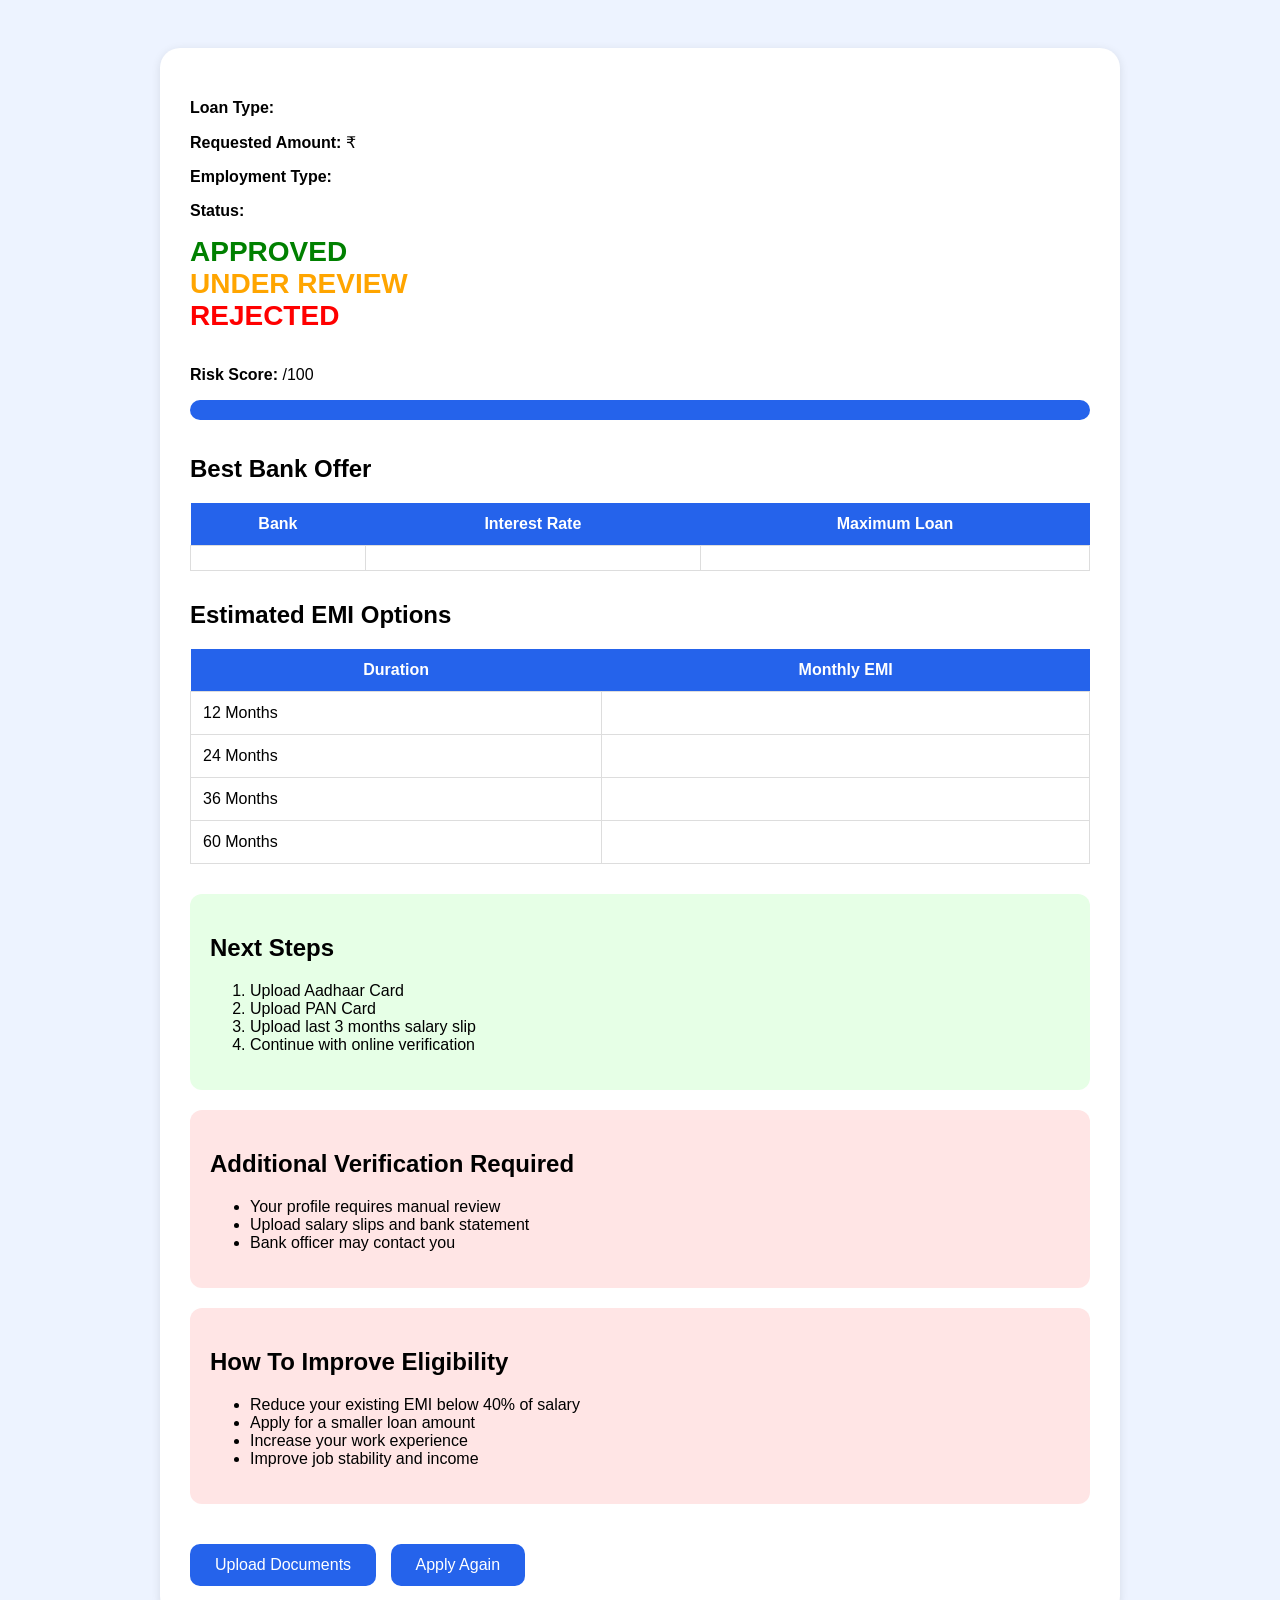
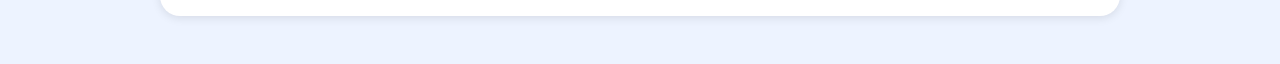
<file: src/main/resources/templates/result.html>
<!DOCTYPE html>
<html xmlns:th="http://www.thymeleaf.org">
<head>
    <title>Loan Result</title>

    <style>
        body{
            font-family:Arial;
            background:#edf3ff;
            padding:40px;
        }

        .box{
            width:900px;
            margin:auto;
            background:white;
            border-radius:20px;
            padding:30px;
            box-shadow:0 2px 10px rgba(0,0,0,0.1);
        }

        h1{
            color:#2563eb;
        }

        .approved{
            color:green;
            font-size:28px;
            font-weight:bold;
        }

        .review{
            color:orange;
            font-size:28px;
            font-weight:bold;
        }

        .rejected{
            color:red;
            font-size:28px;
            font-weight:bold;
        }

        .meter{
            width:100%;
            height:20px;
            background:#ddd;
            border-radius:10px;
            margin-top:15px;
            overflow:hidden;
        }

        .meter-fill{
            height:20px;
            background:#2563eb;
        }

        table{
            width:100%;
            border-collapse:collapse;
            margin-top:15px;
            margin-bottom:30px;
        }

        table th{
            background:#2563eb;
            color:white;
            padding:12px;
        }

        table td{
            border:1px solid #ddd;
            padding:12px;
        }

        .green-box{
            background:#e6ffe6;
            padding:20px;
            border-radius:12px;
            margin-bottom:20px;
        }

        .red-box{
            background:#ffe5e5;
            padding:20px;
            border-radius:12px;
            margin-bottom:20px;
        }

        .btn{
            padding:12px 25px;
            background:#2563eb;
            color:white;
            border:none;
            border-radius:10px;
            text-decoration:none;
            display:inline-block;
            margin-top:20px;
            margin-right:10px;
        }
    </style>
</head>
<body>

<div class="box">

    <h1 th:text="'Application Result - ' + ${result.fullName}"></h1>

    <p>
        <b>Loan Type:</b>
        <span th:text="${result.loanType}"></span>
    </p>

    <p>
        <b>Requested Amount:</b>
        ₹<span th:text="${#numbers.formatDecimal(result.loanAmount,1,0)}"></span>
    </p>

    <p>
        <b>Employment Type:</b>
        <span th:text="${result.employmentType}"></span>
    </p>

    <p><b>Status:</b></p>

    <div th:if="${result.status == 'APPROVED'}" class="approved">
        APPROVED
    </div>

    <div th:if="${result.status == 'UNDER REVIEW'}" class="review">
        UNDER REVIEW
    </div>

    <div th:if="${result.status == 'REJECTED'}" class="rejected">
        REJECTED
    </div>

    <br>

    <p>
        <b>Risk Score:</b>
        <span th:text="${result.riskScore}"></span>/100
    </p>

    <div class="meter">
        <div class="meter-fill"
             th:style="'width:' + ${result.riskScore} + '%;'">
        </div>
    </div>

    <h2 style="margin-top:35px;">Best Bank Offer</h2>

    <table>
        <tr>
            <th>Bank</th>
            <th>Interest Rate</th>
            <th>Maximum Loan</th>
        </tr>

        <tr>
            <td th:text="${offer.bankName}"></td>
            <td th:text="${offer.interestRate + '%'}"></td>
            <td th:text="'₹' + ${#numbers.formatDecimal(offer.maxLoan,1,0)}"></td>
        </tr>
    </table>

    <h2>Estimated EMI Options</h2>

    <table>
        <tr>
            <th>Duration</th>
            <th>Monthly EMI</th>
        </tr>

        <tr>
            <td>12 Months</td>
            <td th:text="'₹' + ${#numbers.formatDecimal(result.loanAmount / 12,1,0)}"></td>
        </tr>

        <tr>
            <td>24 Months</td>
            <td th:text="'₹' + ${#numbers.formatDecimal(result.loanAmount / 24,1,0)}"></td>
        </tr>

        <tr>
            <td>36 Months</td>
            <td th:text="'₹' + ${#numbers.formatDecimal(result.loanAmount / 36,1,0)}"></td>
        </tr>

        <tr>
            <td>60 Months</td>
            <td th:text="'₹' + ${#numbers.formatDecimal(result.loanAmount / 60,1,0)}"></td>
        </tr>
    </table>

    <div th:if="${result.status == 'APPROVED'}" class="green-box">
        <h2>Next Steps</h2>

        <ol>
            <li>Upload Aadhaar Card</li>
            <li>Upload PAN Card</li>
            <li>Upload last 3 months salary slip</li>
            <li>Continue with online verification</li>
        </ol>
    </div>

    <div th:if="${result.status == 'UNDER REVIEW'}" class="red-box">
        <h2>Additional Verification Required</h2>

        <ul>
            <li>Your profile requires manual review</li>
            <li>Upload salary slips and bank statement</li>
            <li>Bank officer may contact you</li>
        </ul>
    </div>

    <div th:if="${result.status == 'REJECTED'}" class="red-box">
        <h2>How To Improve Eligibility</h2>

        <ul>
            <li>Reduce your existing EMI below 40% of salary</li>
            <li>Apply for a smaller loan amount</li>
            <li>Increase your work experience</li>
            <li>Improve job stability and income</li>
        </ul>
    </div>

    <a href="/upload-documents" class="btn">Upload Documents</a>
    <a href="/" class="btn">Apply Again</a>

</div>

</body>
</html>
</file>
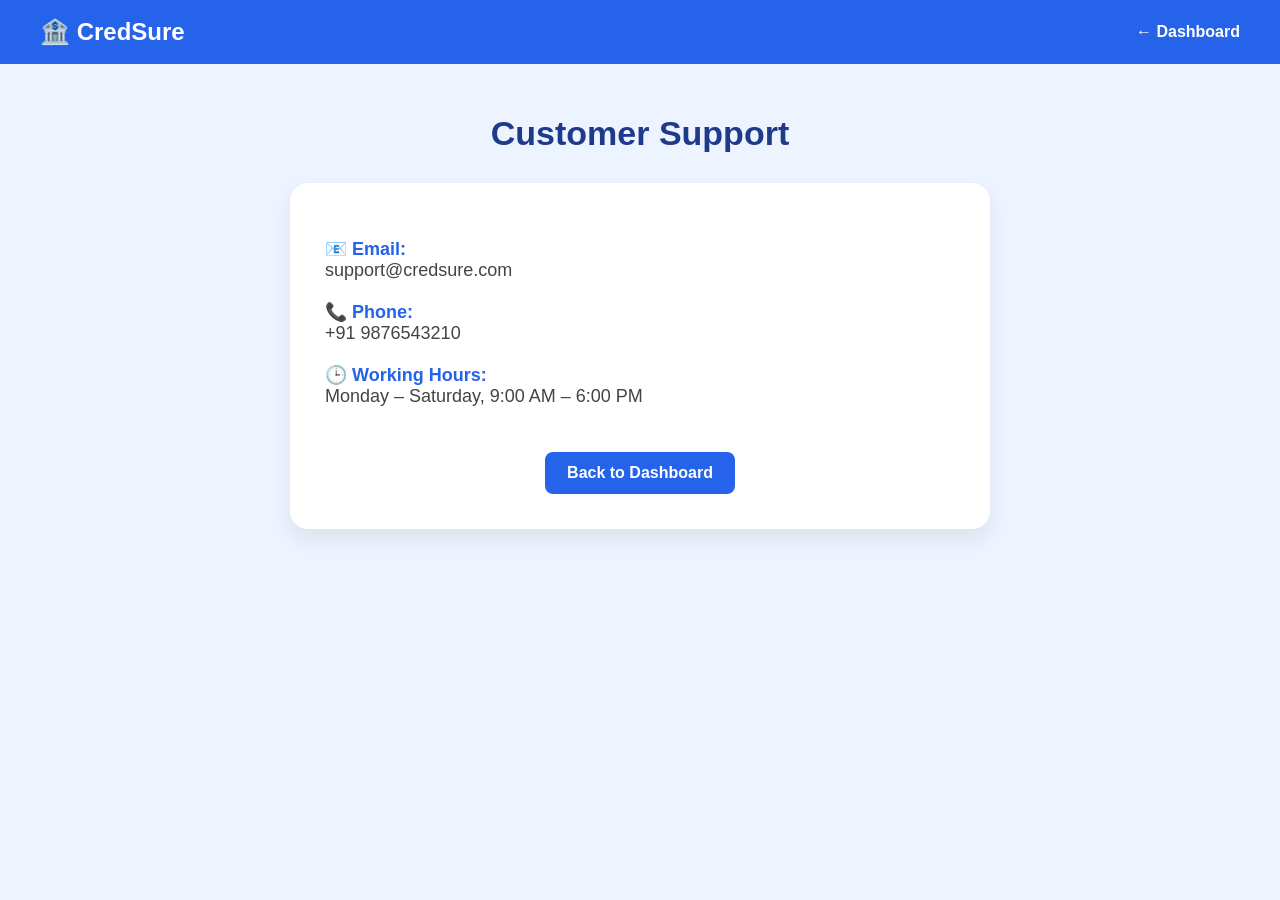
<file: src/main/resources/templates/support.html>
<!DOCTYPE html>
<html xmlns:th="http://www.thymeleaf.org">
<head>
<meta charset="UTF-8">
<title>Customer Support | CredSure</title>

<style>

*{
    margin:0;
    padding:0;
    box-sizing:border-box;
    font-family:Arial,sans-serif;
}

body{
    background:#edf3ff;
}

/* Header */

.header{
    background:#2563eb;
    color:white;
    padding:18px 40px;
    display:flex;
    justify-content:space-between;
    align-items:center;
}

.logo{
    color:white;
    text-decoration:none;
    font-size:24px;
    font-weight:bold;
}

.back-btn{
    color:white;
    text-decoration:none;
    font-weight:bold;
}

/* Page */

.container{
    width:90%;
    max-width:700px;
    margin:50px auto;
}

.page-title{
    text-align:center;
    color:#1e3a8a;
    font-size:34px;
    margin-bottom:30px;
}

.support-card{
    background:white;
    border-radius:18px;
    padding:35px;
    box-shadow:0 10px 25px rgba(0,0,0,.08);
}

.info{
    margin:20px 0;
    font-size:18px;
    color:#444;
}

.info strong{
    color:#2563eb;
}

.btn{
    display:inline-block;
    margin-top:25px;
    background:#2563eb;
    color:white;
    text-decoration:none;
    padding:12px 22px;
    border-radius:8px;
    font-weight:bold;
}

.btn:hover{
    background:#1d4ed8;
}

.center{
    text-align:center;
}

</style>

</head>

<body>

<header class="header">

    <a th:href="@{/}" class="logo">🏦 CredSure</a>

    <a th:href="@{/}" class="back-btn">← Dashboard</a>

</header>

<div class="container">

    <h1 class="page-title">Customer Support</h1>

    <div class="support-card">

        <div class="info">
            <strong>📧 Email:</strong><br>
            support@credsure.com
        </div>

        <div class="info">
            <strong>📞 Phone:</strong><br>
            +91 9876543210
        </div>

        <div class="info">
            <strong>🕒 Working Hours:</strong><br>
            Monday – Saturday, 9:00 AM – 6:00 PM
        </div>

        <div class="center">
            <a th:href="@{/}" class="btn">Back to Dashboard</a>
        </div>

    </div>

</div>

</body>
</html>
</file>
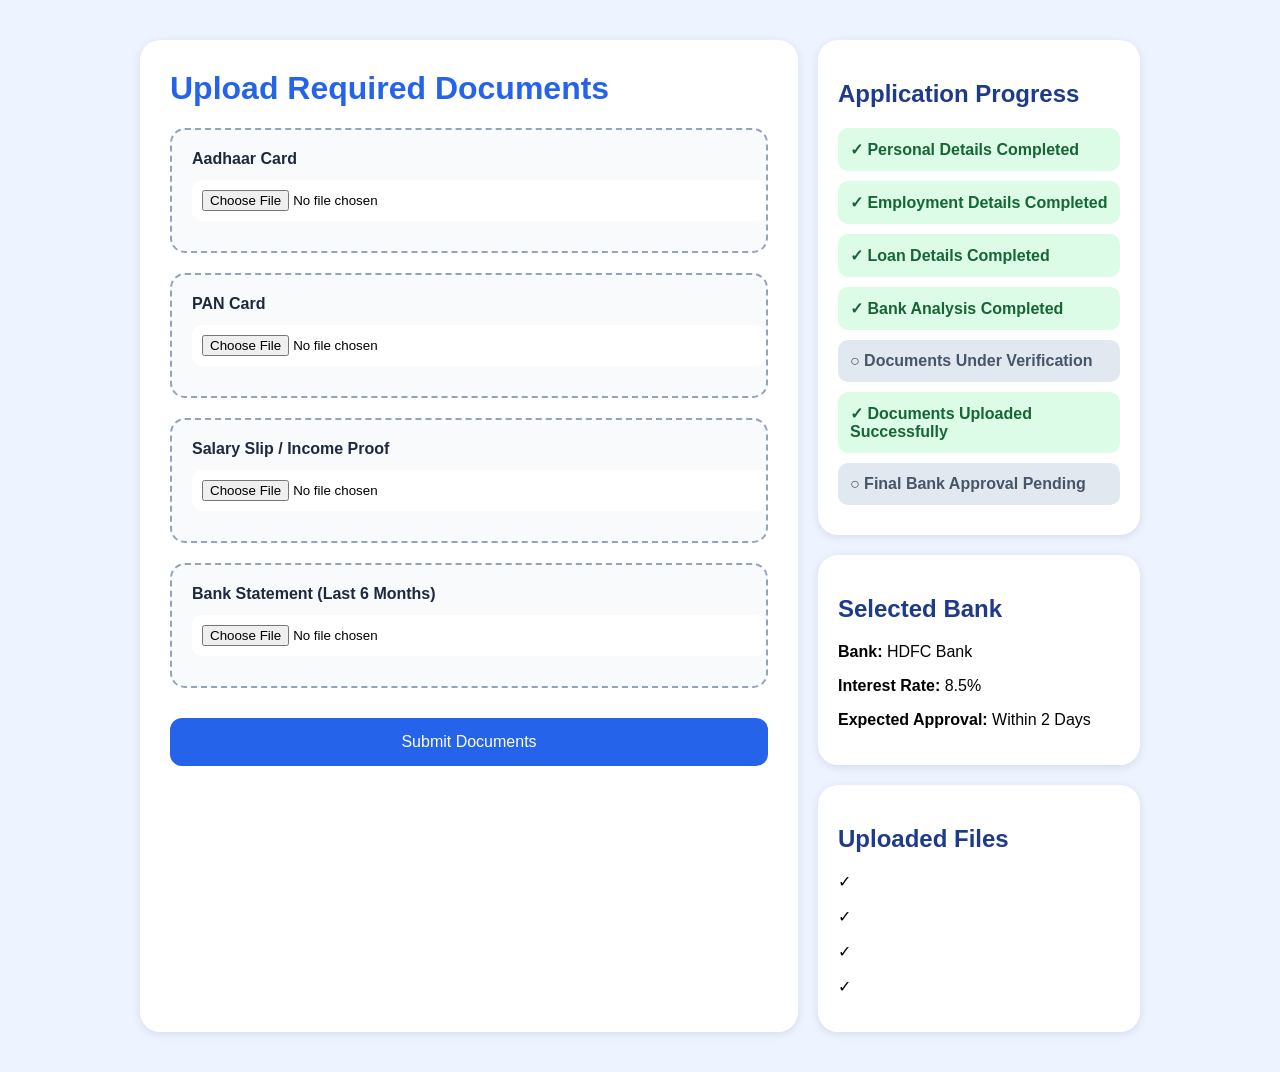
<file: src/main/resources/templates/upload-documents.html>
<!DOCTYPE html>
<html xmlns:th="http://www.thymeleaf.org">
<head>
    <title>Upload Documents - CredSure</title>

    <style>
        body{
            font-family:Arial, sans-serif;
            background:#edf3ff;
            margin:0;
            padding:40px;
        }

        .container{
            width:1000px;
            margin:auto;
            display:flex;
            gap:20px;
        }

        .left{
            width:65%;
            background:white;
            border-radius:20px;
            padding:30px;
            box-shadow:0 2px 10px rgba(0,0,0,0.1);
        }

        .right{
            width:35%;
            display:flex;
            flex-direction:column;
            gap:20px;
        }

        .card{
            background:white;
            border-radius:20px;
            padding:20px;
            box-shadow:0 2px 10px rgba(0,0,0,0.1);
        }

        h1{
            color:#2563eb;
            margin-top:0;
        }

        h2{
            color:#1e3a8a;
        }

        .upload-box{
            border:2px dashed #94a3b8;
            border-radius:15px;
            padding:20px;
            margin-bottom:20px;
            background:#f8fafc;
        }

        .upload-box p{
            margin:0 0 12px 0;
            font-weight:bold;
            color:#1e293b;
        }

        input[type="file"]{
            width:100%;
            padding:10px;
            background:white;
            border-radius:10px;
        }

        .file-name{
            display:block;
            margin-top:10px;
            color:green;
            font-weight:bold;
        }

        .btn{
            width:100%;
            padding:15px;
            background:#2563eb;
            color:white;
            border:none;
            border-radius:12px;
            font-size:16px;
            cursor:pointer;
            margin-top:10px;
        }

        .progress-step{
            padding:12px;
            margin-bottom:10px;
            border-radius:10px;
            background:#dcfce7;
            color:#166534;
            font-weight:bold;
        }

        .pending{
            background:#e2e8f0;
            color:#475569;
        }
    </style>
</head>
<body>

<div class="container">

    <div class="left">

        <h1>Upload Required Documents</h1>

        <form action="/upload-documents" method="post" enctype="multipart/form-data">

            <div class="upload-box">
                <p>Aadhaar Card</p>
                <input type="file" name="aadhaar" required>
                <span class="file-name" th:text="${aadhaarName}"></span>
            </div>

            <div class="upload-box">
                <p>PAN Card</p>
                <input type="file" name="pan" required>
                <span class="file-name" th:text="${panName}"></span>
            </div>

            <div class="upload-box">
                <p>Salary Slip / Income Proof</p>
                <input type="file" name="salarySlip" required>
                <span class="file-name" th:text="${salarySlipName}"></span>
            </div>

            <div class="upload-box">
                <p>Bank Statement (Last 6 Months)</p>
                <input type="file" name="bankStatement" required>
                <span class="file-name" th:text="${bankStatementName}"></span>
            </div>

            <button class="btn" type="submit">
                Submit Documents
            </button>

        </form>

    </div>

    <div class="right">

        <div class="card">
            <h2>Application Progress</h2>

            <div class="progress-step">✓ Personal Details Completed</div>
            <div class="progress-step">✓ Employment Details Completed</div>
            <div class="progress-step">✓ Loan Details Completed</div>
            <div class="progress-step">✓ Bank Analysis Completed</div>

            <div class="progress-step pending"
                 th:if="${aadhaarName == null}">
                ○ Documents Under Verification
            </div>

            <div class="progress-step"
                 th:if="${aadhaarName != null}">
                ✓ Documents Uploaded Successfully
            </div>

            <div class="progress-step pending">
                ○ Final Bank Approval Pending
            </div>
        </div>

        <div class="card">
            <h2>Selected Bank</h2>

            <p><b>Bank:</b> HDFC Bank</p>
            <p><b>Interest Rate:</b> 8.5%</p>
            <p><b>Expected Approval:</b> Within 2 Days</p>
        </div>

        <div class="card" th:if="${aadhaarName != null}">
            <h2>Uploaded Files</h2>

            <p>✓ <span th:text="${aadhaarName}"></span></p>
            <p>✓ <span th:text="${panName}"></span></p>
            <p>✓ <span th:text="${salarySlipName}"></span></p>
            <p>✓ <span th:text="${bankStatementName}"></span></p>
        </div>

    </div>

</div>

</body>
</html>
</file>
